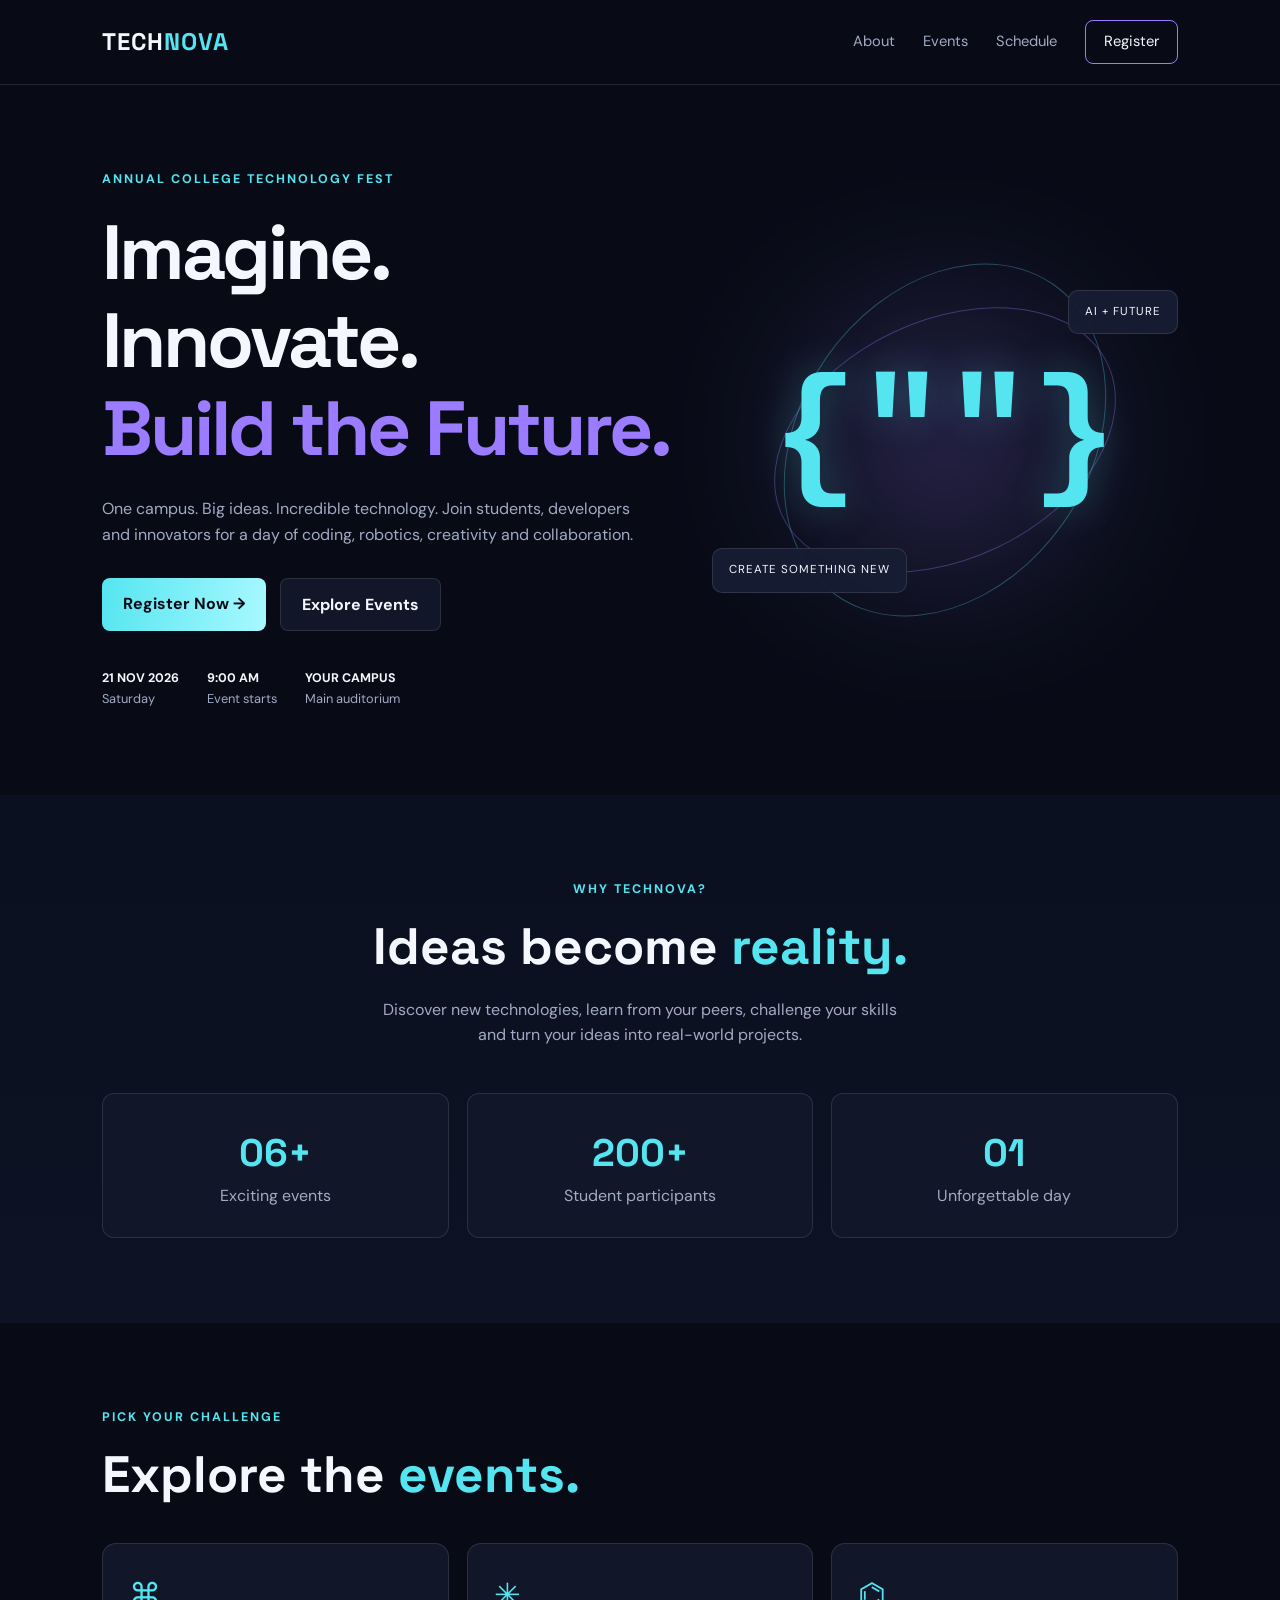
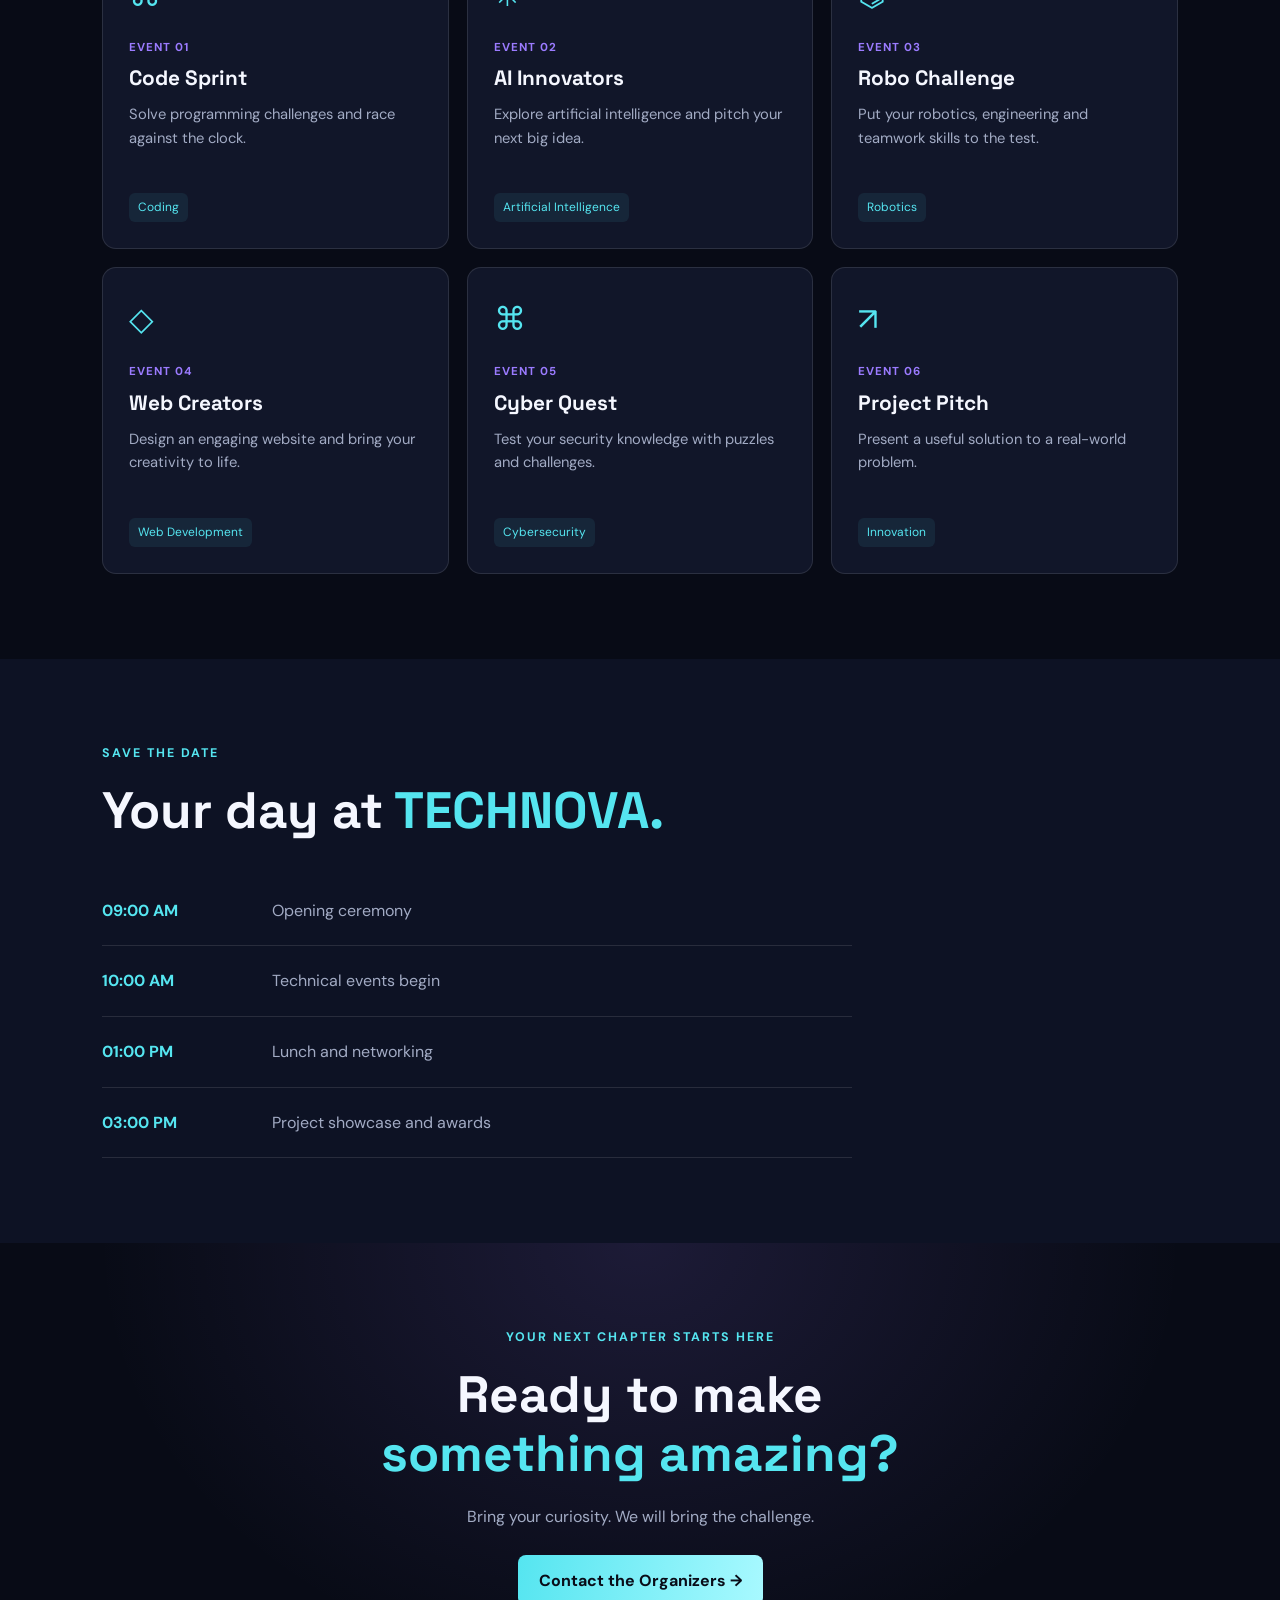
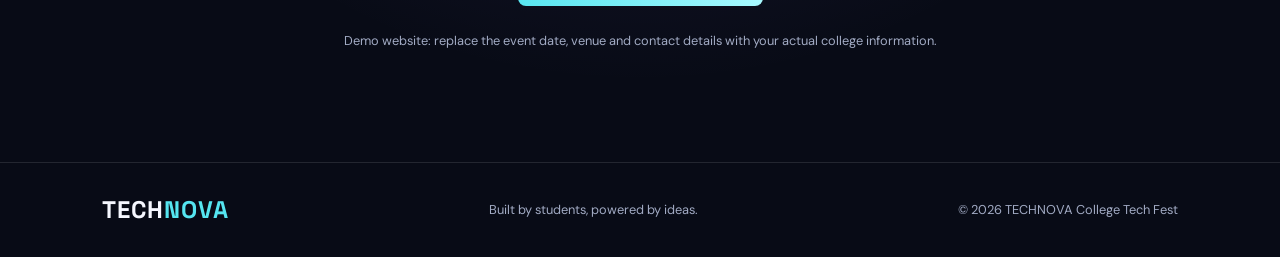
<file: index.html>
<!DOCTYPE html>
<html lang="en">
<head>
    <meta charset="UTF-8">
    <meta name="viewport" content="width=device-width, initial-scale=1.0">
    <title>TECHNOVA 2026 | College Tech Fest</title>
    <link rel="stylesheet" href="style.css">
</head>
<body>

    <header class="navbar">
        <a class="logo" href="#">TECH<span>NOVA</span></a>

        <nav>
            <a href="#about">About</a>
            <a href="#events">Events</a>
            <a href="#schedule">Schedule</a>
            <a href="#register" class="nav-button">Register</a>
        </nav>
    </header>

    <main>
        <section class="hero">
            <div class="hero-content">
                <p class="eyebrow">ANNUAL COLLEGE TECHNOLOGY FEST</p>

                <h1>Imagine.<br>Innovate.<br><span>Build the Future.</span></h1>

                <p class="hero-description">
                    One campus. Big ideas. Incredible technology.
                    Join students, developers and innovators for a day
                    of coding, robotics, creativity and collaboration.
                </p>

                <div class="hero-buttons">
                    <a href="#register" class="button button-primary">
                        Register Now →
                    </a>
                    <a href="#events" class="button button-secondary">
                        Explore Events
                    </a>
                </div>

                <div class="event-details">
                    <div>
                        <strong>21 NOV 2026</strong>
                        <span>Saturday</span>
                    </div>
                    <div>
                        <strong>9:00 AM</strong>
                        <span>Event starts</span>
                    </div>
                    <div>
                        <strong>YOUR CAMPUS</strong>
                        <span>Main auditorium</span>
                    </div>
                </div>
            </div>

            <div class="hero-art">
                <div class="orbit orbit-one"></div>
                <div class="orbit orbit-two"></div>
                <div class="tech-symbol">{"</>"}</div>
                <div class="floating-card card-top">AI + FUTURE</div>
                <div class="floating-card card-bottom">CREATE SOMETHING NEW</div>
                <div class="glow"></div>
            </div>
        </section>

        <section class="about section" id="about">
            <p class="eyebrow">WHY TECHNOVA?</p>
            <h2>Ideas become <span>reality.</span></h2>
            <p class="section-description">
                Discover new technologies, learn from your peers,
                challenge your skills and turn your ideas into
                real-world projects.
            </p>

            <div class="stats">
                <div class="stat-card">
                    <strong>06+</strong>
                    <span>Exciting events</span>
                </div>
                <div class="stat-card">
                    <strong>200+</strong>
                    <span>Student participants</span>
                </div>
                <div class="stat-card">
                    <strong>01</strong>
                    <span>Unforgettable day</span>
                </div>
            </div>
        </section>

        <section class="events section" id="events">
            <p class="eyebrow">PICK YOUR CHALLENGE</p>
            <h2>Explore the <span>events.</span></h2>

            <div class="event-grid">
                <article class="event-card">
                    <div class="event-icon">⌘</div>
                    <p class="event-number">EVENT 01</p>
                    <h3>Code Sprint</h3>
                    <p>Solve programming challenges and race against the clock.</p>
                    <span class="tag">Coding</span>
                </article>

                <article class="event-card">
                    <div class="event-icon">✳</div>
                    <p class="event-number">EVENT 02</p>
                    <h3>AI Innovators</h3>
                    <p>Explore artificial intelligence and pitch your next big idea.</p>
                    <span class="tag">Artificial Intelligence</span>
                </article>

                <article class="event-card">
                    <div class="event-icon">⌬</div>
                    <p class="event-number">EVENT 03</p>
                    <h3>Robo Challenge</h3>
                    <p>Put your robotics, engineering and teamwork skills to the test.</p>
                    <span class="tag">Robotics</span>
                </article>

                <article class="event-card">
                    <div class="event-icon">◇</div>
                    <p class="event-number">EVENT 04</p>
                    <h3>Web Creators</h3>
                    <p>Design an engaging website and bring your creativity to life.</p>
                    <span class="tag">Web Development</span>
                </article>

                <article class="event-card">
                    <div class="event-icon">⌘</div>
                    <p class="event-number">EVENT 05</p>
                    <h3>Cyber Quest</h3>
                    <p>Test your security knowledge with puzzles and challenges.</p>
                    <span class="tag">Cybersecurity</span>
                </article>

                <article class="event-card">
                    <div class="event-icon">↗</div>
                    <p class="event-number">EVENT 06</p>
                    <h3>Project Pitch</h3>
                    <p>Present a useful solution to a real-world problem.</p>
                    <span class="tag">Innovation</span>
                </article>
            </div>
        </section>

        <section class="schedule section" id="schedule">
            <p class="eyebrow">SAVE THE DATE</p>
            <h2>Your day at <span>TECHNOVA.</span></h2>

            <div class="schedule-list">
                <div class="schedule-item">
                    <strong>09:00 AM</strong>
                    <span>Opening ceremony</span>
                </div>
                <div class="schedule-item">
                    <strong>10:00 AM</strong>
                    <span>Technical events begin</span>
                </div>
                <div class="schedule-item">
                    <strong>01:00 PM</strong>
                    <span>Lunch and networking</span>
                </div>
                <div class="schedule-item">
                    <strong>03:00 PM</strong>
                    <span>Project showcase and awards</span>
                </div>
            </div>
        </section>

        <section class="register section" id="register">
            <p class="eyebrow">YOUR NEXT CHAPTER STARTS HERE</p>
            <h2>Ready to make<br><span>something amazing?</span></h2>
            <p>Bring your curiosity. We will bring the challenge.</p>
            <a href="mailto:events@example.com?subject=TECHNOVA%20Registration"
               class="button button-primary">
                Contact the Organizers →
            </a>
            <p class="small-note">
                Demo website: replace the event date, venue and contact
                details with your actual college information.
            </p>
        </section>
    </main>

    <footer>
        <a class="logo" href="#">TECH<span>NOVA</span></a>
        <p>Built by students, powered by ideas.</p>
        <p>© 2026 TECHNOVA College Tech Fest</p>
    </footer>

</body>
</html>
</file>
<file: style.css>
@import url('https://fonts.googleapis.com/css2?family=DM+Sans:wght@400;500;600;700&family=Space+Grotesk:wght@400;500;600;700&display=swap');

:root {
    --background: #080b16;
    --surface: #111629;
    --surface-light: #171d33;
    --text: #f5f7ff;
    --muted: #a2abc4;
    --purple: #9b7bff;
    --cyan: #55e5f0;
    --border: rgba(255, 255, 255, 0.11);
}

* {
    box-sizing: border-box;
    margin: 0;
    padding: 0;
}

html {
    scroll-behavior: smooth;
}

body {
    background: var(--background);
    color: var(--text);
    font-family: 'DM Sans', sans-serif;
    line-height: 1.6;
}

a {
    color: inherit;
    text-decoration: none;
}

.navbar {
    min-height: 82px;
    padding: 20px 8%;
    display: flex;
    justify-content: space-between;
    align-items: center;
    gap: 24px;
    border-bottom: 1px solid var(--border);
}

.logo {
    font-family: 'Space Grotesk', sans-serif;
    font-size: 1.5rem;
    font-weight: 700;
    letter-spacing: 1px;
}

.logo span,
h1 span,
h2 span {
    color: var(--cyan);
}

nav {
    display: flex;
    align-items: center;
    gap: 28px;
    flex-wrap: wrap;
}

nav a {
    color: var(--muted);
    font-size: 0.92rem;
    transition: color 0.2s;
}

nav a:hover {
    color: var(--cyan);
}

.nav-button {
    color: var(--text);
    padding: 9px 18px;
    border: 1px solid var(--purple);
    border-radius: 8px;
}

.hero {
    min-height: 610px;
    padding: 85px 8%;
    display: grid;
    grid-template-columns: 1.1fr 0.9fr;
    align-items: center;
    gap: 40px;
    overflow: hidden;
}

.eyebrow {
    color: var(--cyan);
    font-size: 0.78rem;
    font-weight: 700;
    letter-spacing: 2px;
    margin-bottom: 18px;
}

h1,
h2,
h3 {
    font-family: 'Space Grotesk', sans-serif;
    line-height: 1.15;
}

h1 {
    font-size: clamp(3rem, 6vw, 5.3rem);
    letter-spacing: -3px;
    margin-bottom: 24px;
}

h1 span {
    color: var(--purple);
}

.hero-description,
.section-description {
    color: var(--muted);
    max-width: 540px;
}

.hero-buttons {
    display: flex;
    flex-wrap: wrap;
    gap: 14px;
    margin: 30px 0 38px;
}

.button {
    display: inline-block;
    padding: 13px 21px;
    border-radius: 8px;
    font-weight: 700;
    transition: transform 0.2s, opacity 0.2s;
}

.button:hover {
    transform: translateY(-3px);
    opacity: 0.9;
}

.button-primary {
    color: #090c18;
    background: linear-gradient(100deg, var(--cyan), #a8f9ff);
}

.button-secondary {
    border: 1px solid var(--border);
    background: var(--surface);
}

.event-details {
    display: flex;
    flex-wrap: wrap;
    gap: 28px;
}

.event-details div {
    display: flex;
    flex-direction: column;
}

.event-details strong {
    font-size: 0.78rem;
}

.event-details span {
    color: var(--muted);
    font-size: 0.8rem;
}

.hero-art {
    min-height: 390px;
    position: relative;
    display: grid;
    place-items: center;
}

.orbit {
    position: absolute;
    border: 1px solid rgba(155, 123, 255, 0.35);
    border-radius: 50%;
    transform: rotate(-25deg);
}

.orbit-one {
    width: 360px;
    height: 240px;
}

.orbit-two {
    width: 290px;
    height: 380px;
    transform: rotate(35deg);
    border-color: rgba(85, 229, 240, 0.3);
}

.glow {
    position: absolute;
    width: 230px;
    height: 230px;
    border-radius: 50%;
    background: var(--purple);
    filter: blur(90px);
    opacity: 0.3;
}

.tech-symbol {
    position: relative;
    z-index: 1;
    font-family: monospace;
    font-size: clamp(5rem, 12vw, 9rem);
    font-weight: 700;
    color: var(--cyan);
    text-shadow: 0 0 40px rgba(85, 229, 240, 0.3);
}

.floating-card {
    position: absolute;
    z-index: 2;
    background: rgba(23, 29, 51, 0.94);
    border: 1px solid var(--border);
    border-radius: 10px;
    padding: 12px 16px;
    font-size: 0.72rem;
    letter-spacing: 1px;
}

.card-top {
    top: 45px;
    right: 0;
}

.card-bottom {
    bottom: 42px;
    left: 0;
}

.section {
    padding: 85px 8%;
}

.section h2,
.register h2 {
    font-size: clamp(2.2rem, 4vw, 3.5rem);
    margin-bottom: 20px;
}

.about {
    background: linear-gradient(180deg, #0b1020, #0d1224);
    text-align: center;
}

.about .section-description {
    margin: 0 auto;
}

.stats {
    display: grid;
    grid-template-columns: repeat(3, 1fr);
    gap: 18px;
    margin-top: 45px;
}

.stat-card {
    padding: 28px 15px;
    border: 1px solid var(--border);
    border-radius: 12px;
    background: var(--surface);
    display: flex;
    flex-direction: column;
}

.stat-card strong {
    font-family: 'Space Grotesk', sans-serif;
    font-size: 2.4rem;
    color: var(--cyan);
}

.stat-card span {
    color: var(--muted);
}

.events {
    background: var(--background);
}

.event-grid {
    display: grid;
    grid-template-columns: repeat(3, minmax(0, 1fr));
    gap: 18px;
    margin-top: 38px;
}

.event-card {
    padding: 26px;
    background: var(--surface);
    border: 1px solid var(--border);
    border-radius: 14px;
    transition: transform 0.2s, border-color 0.2s;
}

.event-card:hover {
    transform: translateY(-5px);
    border-color: var(--purple);
}

.event-icon {
    font-size: 2rem;
    color: var(--cyan);
    margin-bottom: 18px;
}

.event-number {
    color: var(--purple);
    font-size: 0.72rem;
    font-weight: 700;
    letter-spacing: 1px;
    margin-bottom: 10px;
}

.event-card h3 {
    font-size: 1.3rem;
    margin-bottom: 12px;
}

.event-card > p:not(.event-number) {
    color: var(--muted);
    font-size: 0.92rem;
    min-height: 72px;
}

.tag {
    display: inline-block;
    color: var(--cyan);
    background: rgba(85, 229, 240, 0.08);
    border-radius: 6px;
    padding: 5px 9px;
    margin-top: 18px;
    font-size: 0.75rem;
}

.schedule {
    background: #0d1224;
}

.schedule-list {
    max-width: 750px;
    margin-top: 35px;
}

.schedule-item {
    display: grid;
    grid-template-columns: 150px 1fr;
    gap: 20px;
    padding: 22px 0;
    border-bottom: 1px solid var(--border);
}

.schedule-item strong {
    color: var(--cyan);
}

.schedule-item span {
    color: var(--muted);
}

.register {
    text-align: center;
    background:
        radial-gradient(ellipse at top, rgba(155, 123, 255, 0.14), transparent 60%),
        var(--background);
}

.register > p:not(.eyebrow) {
    color: var(--muted);
    margin-bottom: 25px;
}

.register .button {
    margin-bottom: 25px;
}

.register .small-note {
    font-size: 0.8rem;
    max-width: 600px;
    margin: 0 auto;
}

footer {
    display: flex;
    flex-wrap: wrap;
    justify-content: space-between;
    align-items: center;
    gap: 15px;
    padding: 28px 8%;
    border-top: 1px solid var(--border);
}

footer p {
    color: var(--muted);
    font-size: 0.8rem;
}

@media (max-width: 900px) {
    .hero {
        grid-template-columns: 1fr;
        padding-top: 65px;
    }

    .hero-art {
        min-height: 320px;
    }

    .event-grid {
        grid-template-columns: repeat(2, minmax(0, 1fr));
    }
}

@media (max-width: 600px) {
    .navbar {
        align-items: flex-start;
        flex-direction: column;
    }

    nav {
        gap: 14px;
    }

    .hero,
    .section {
        padding: 55px 6%;
    }

    h1 {
        letter-spacing: -1.5px;
    }

    .event-grid,
    .stats {
        grid-template-columns: 1fr;
    }

    .schedule-item {
        grid-template-columns: 115px 1fr;
        gap: 12px;
    }

    footer {
        flex-direction: column;
        align-items: flex-start;
    }
}
</file>
